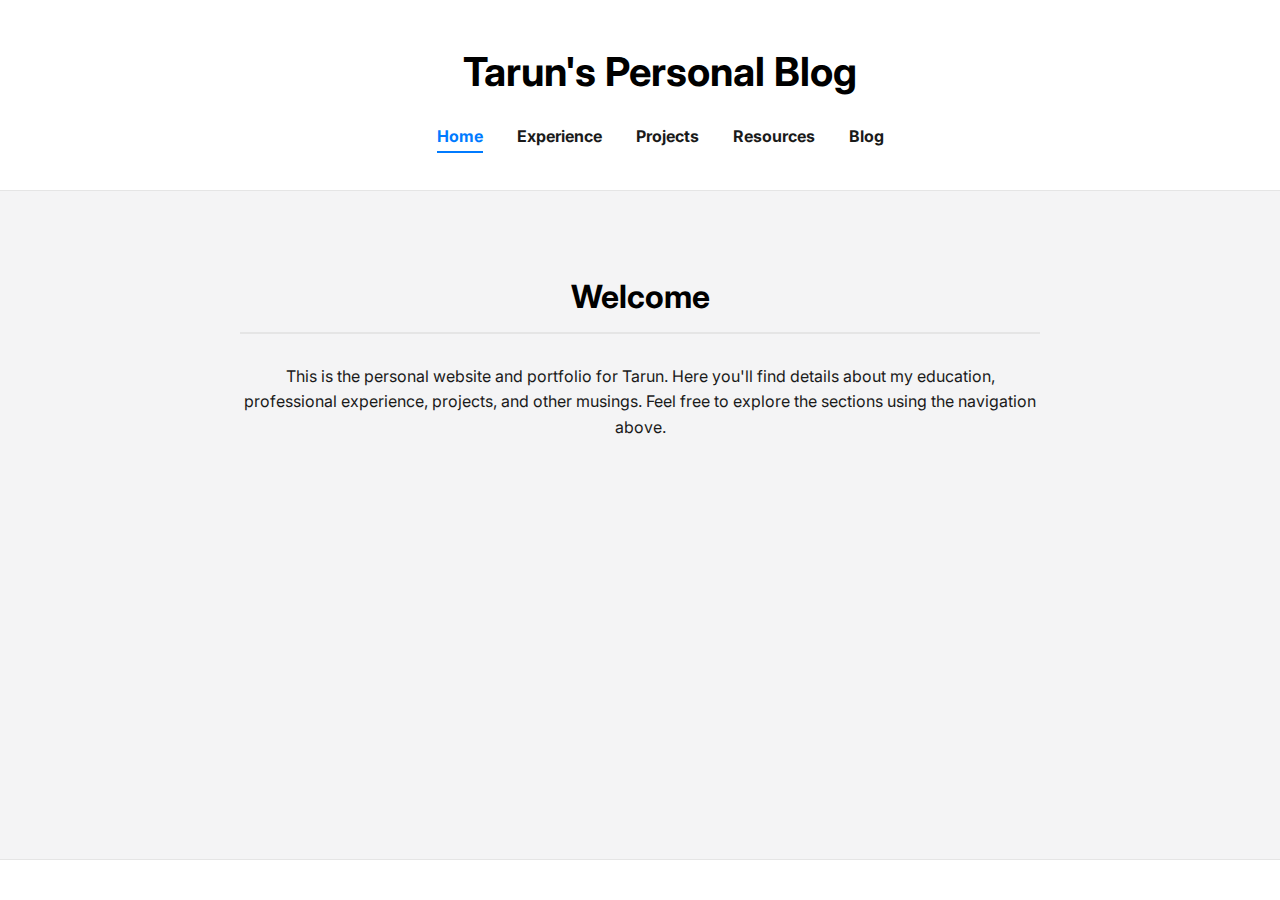
<file: index.html>
<!DOCTYPE html>
<html lang="en">
<head>
    <meta charset="UTF-8">
    <meta name="viewport" content="width=device-width, initial-scale=1.0">
    <title>Tarun's Personal Blog - Home</title>
    <link rel="stylesheet" href="style.css">
    <link rel="preconnect" href="https://fonts.googleapis.com">
    <link rel="preconnect" href="https://fonts.gstatic.com" crossorigin>
    <link href="https://fonts.googleapis.com/css2?family=Inter:wght@400;700&display=swap" rel="stylesheet">
</head>
<body>
    <header class="main-header">
        <h1>Tarun's Personal Blog</h1>
        <nav>
            <a href="index.html" class="active">Home</a>
            <a href="experience.html">Experience</a>
            <a href="projects.html">Projects</a>
            <a href="resources.html">Resources</a>
            <a href="blog.html">Blog</a>
        </nav>
    </header>

    <main class="content-column home-hero">
        <h2>Welcome</h2>
        <p>This is the personal website and portfolio for Tarun. Here you'll find details about my education, professional experience, projects, and other musings. Feel free to explore the sections using the navigation above.</p>
    </main>

    <footer>
        <!-- Footer content removed -->
    </footer>
</body>
</html>
</file>
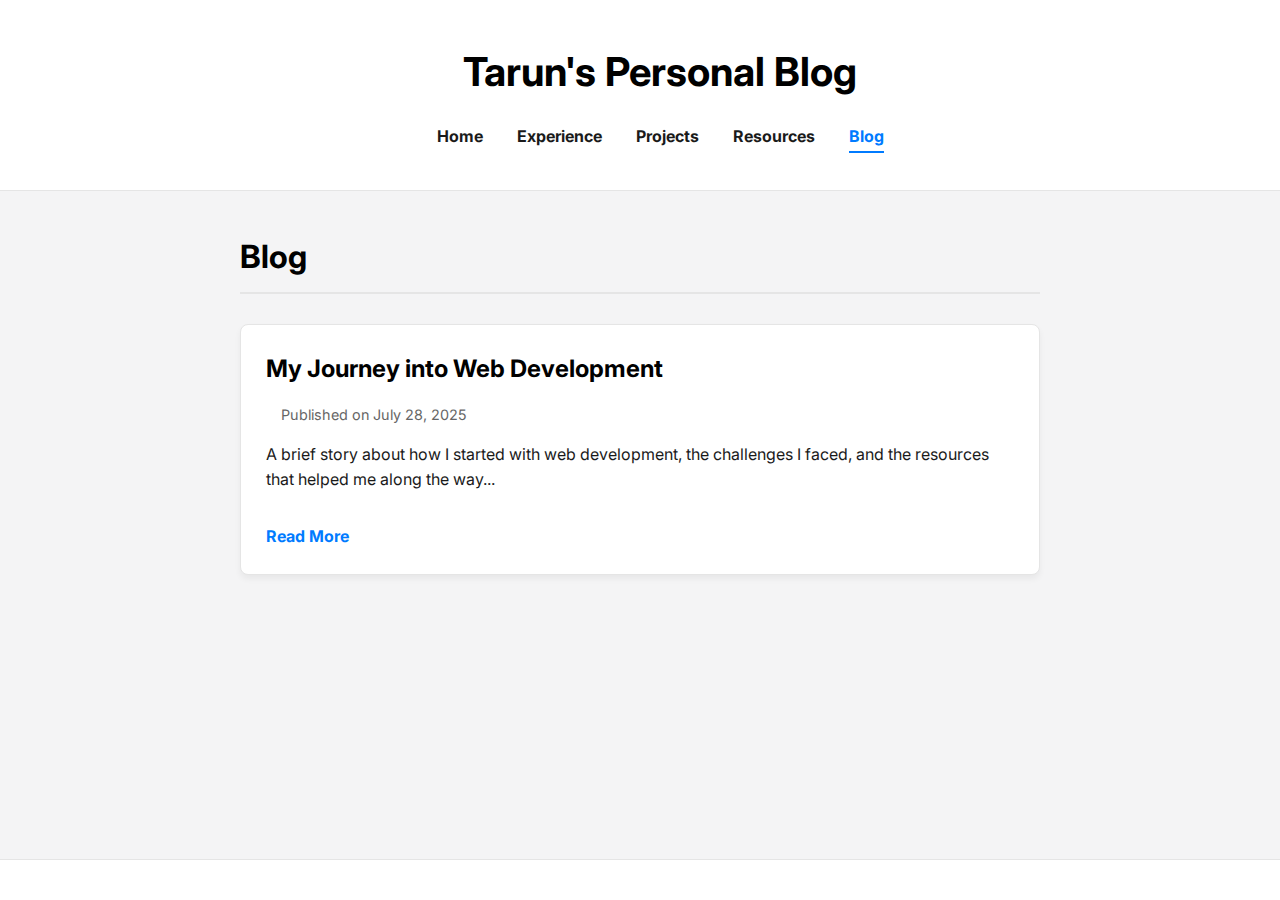
<file: blog.html>
<!DOCTYPE html>
<html lang="en">
<head>
    <meta charset="UTF-8">
    <meta name="viewport" content="width=device-width, initial-scale=1.0">
    <title>Tarun's Blog</title>
    <link rel="stylesheet" href="style.css">
    <link rel="preconnect" href="https://fonts.googleapis.com">
    <link rel="preconnect" href="https://fonts.gstatic.com" crossorigin>
    <link href="https://fonts.googleapis.com/css2?family=Inter:wght@400;700&display=swap" rel="stylesheet">
</head>
<body>
    <header class="main-header">
        <h1>Tarun's Personal Blog</h1>
        <nav>
            <a href="index.html">Home</a>
            <a href="experience.html">Experience</a>
            <a href="projects.html">Projects</a>
            <a href="resources.html">Resources</a>
            <a href="blog.html" class="active">Blog</a>
        </nav>
    </header>

    <main class="content-column">
        <section id="blog">
            <h2>Blog</h2>
            <article class="card">
                <h3>My Journey into Web Development</h3>
                <p class="card-meta">Published on July 28, 2025</p>
                <p>A brief story about how I started with web development, the challenges I faced, and the resources that helped me along the way...</p>
                <a href="#" class="card-link">Read More</a>
            </article>
        </section>
    </main>

    <footer>
        <!-- Footer content removed -->
    </footer>
</body>
</html>
</file>
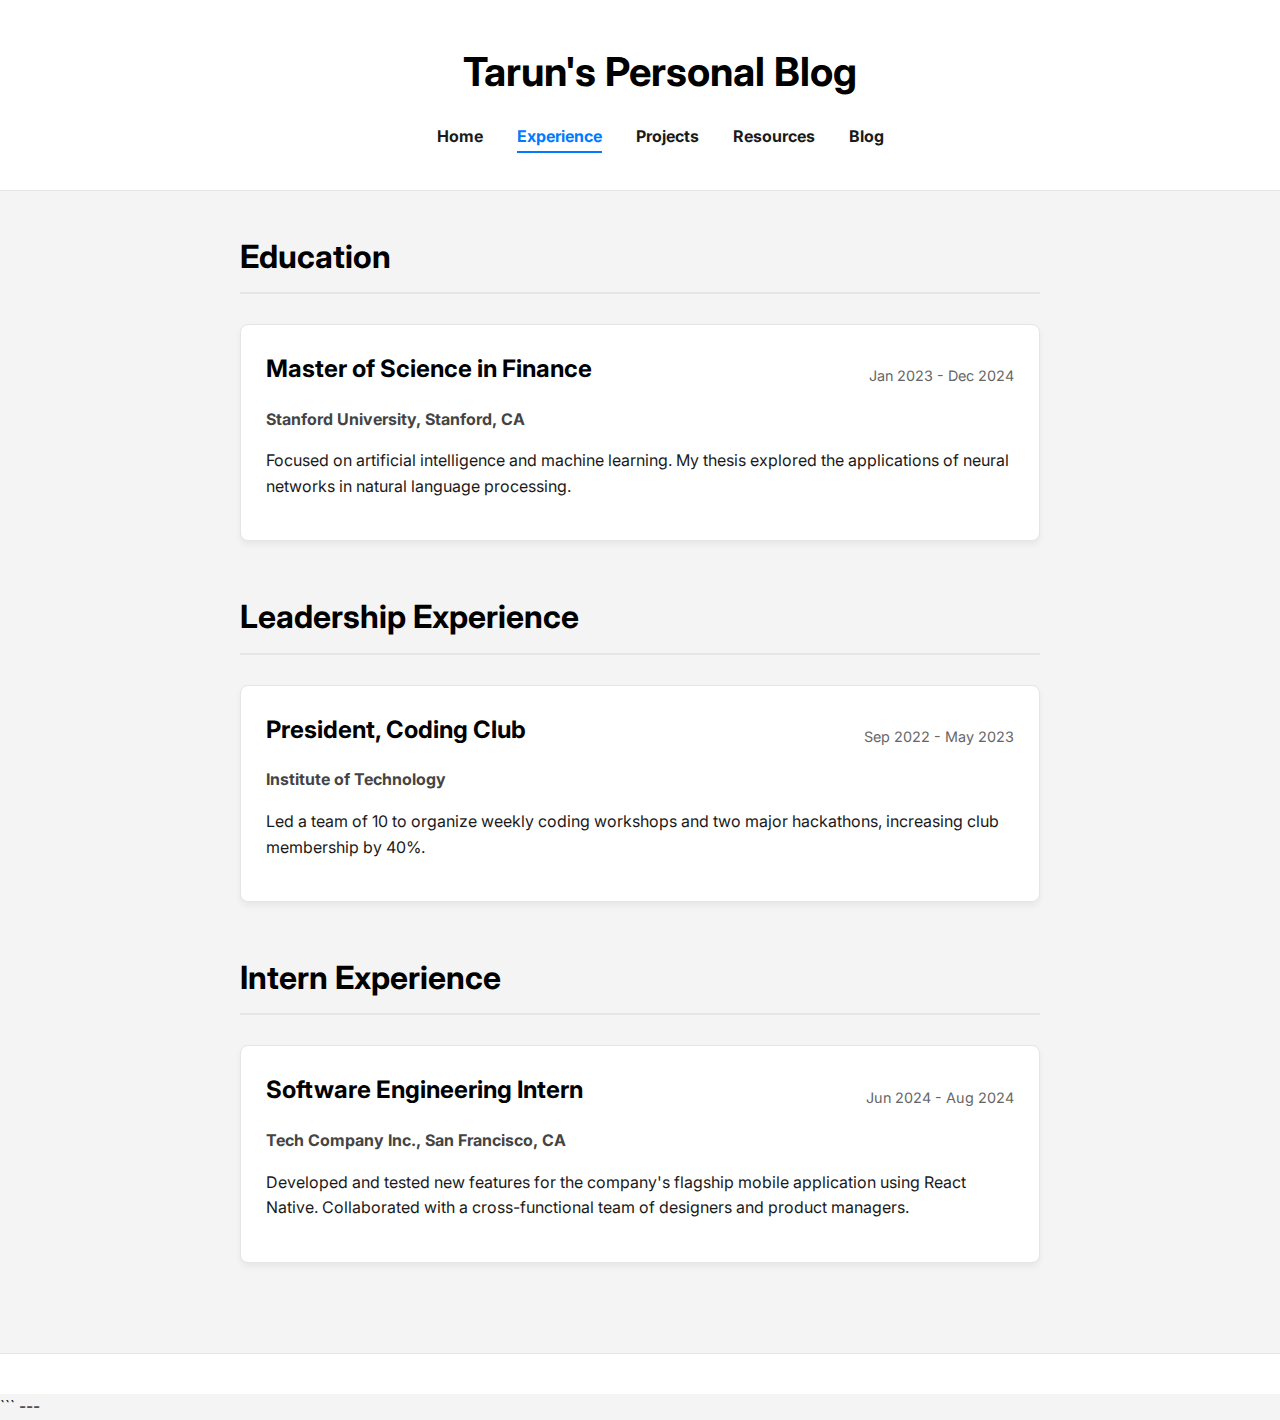
<file: experience.html>
<!DOCTYPE html>
<html lang="en">
<head>
    <meta charset="UTF-8">
    <meta name="viewport" content="width=device-width, initial-scale=1.0">
    <title>Tarun's Experience</title>
    <link rel="stylesheet" href="style.css">
    <link rel="preconnect" href="https://fonts.googleapis.com">
    <link rel="preconnect" href="https://fonts.gstatic.com" crossorigin>
    <link href="https://fonts.googleapis.com/css2?family=Inter:wght@400;700&display=swap" rel="stylesheet">
</head>
<body>
    <header class="main-header">
        <h1>Tarun's Personal Blog</h1>
        <nav>
            <a href="index.html">Home</a>
            <a href="experience.html" class="active">Experience</a>
            <a href="projects.html">Projects</a>
            <a href="resources.html">Resources</a>
            <a href="blog.html">Blog</a>
        </nav>
    </header>

    <main class="content-column">
        <!-- Education Section -->
        <section id="education">
            <h2>Education</h2>
            <article class="card">
                <div class="card-header">
                    <h3>Master of Science in Finance</h3>
                    <p class="card-meta">Jan 2023 - Dec 2024</p>
                </div>
                <p class="card-affiliation">Stanford University, Stanford, CA</p>
                <p>Focused on artificial intelligence and machine learning. My thesis explored the applications of neural networks in natural language processing.</p>
            </article>
        </section>

        <!-- Leadership Experience Section -->
        <section id="leadership">
            <h2>Leadership Experience</h2>
            <article class="card">
                <div class="card-header">
                    <h3>President, Coding Club</h3>
                    <p class="card-meta">Sep 2022 - May 2023</p>
                </div>
                <p class="card-affiliation">Institute of Technology</p>
                <p>Led a team of 10 to organize weekly coding workshops and two major hackathons, increasing club membership by 40%.</p>
            </article>
        </section>

        <!-- Intern Experience Section -->
        <section id="intern">
            <h2>Intern Experience</h2>
            <article class="card">
                <div class="card-header">
                    <h3>Software Engineering Intern</h3>
                    <p class="card-meta">Jun 2024 - Aug 2024</p>
                </div>
                <p class="card-affiliation">Tech Company Inc., San Francisco, CA</p>
                <p>Developed and tested new features for the company's flagship mobile application using React Native. Collaborated with a cross-functional team of designers and product managers.</p>
            </article>
        </section>
    </main>

    <footer>
        <!-- Footer content removed -->
    </footer>
</body>
</html>```

---
</file>
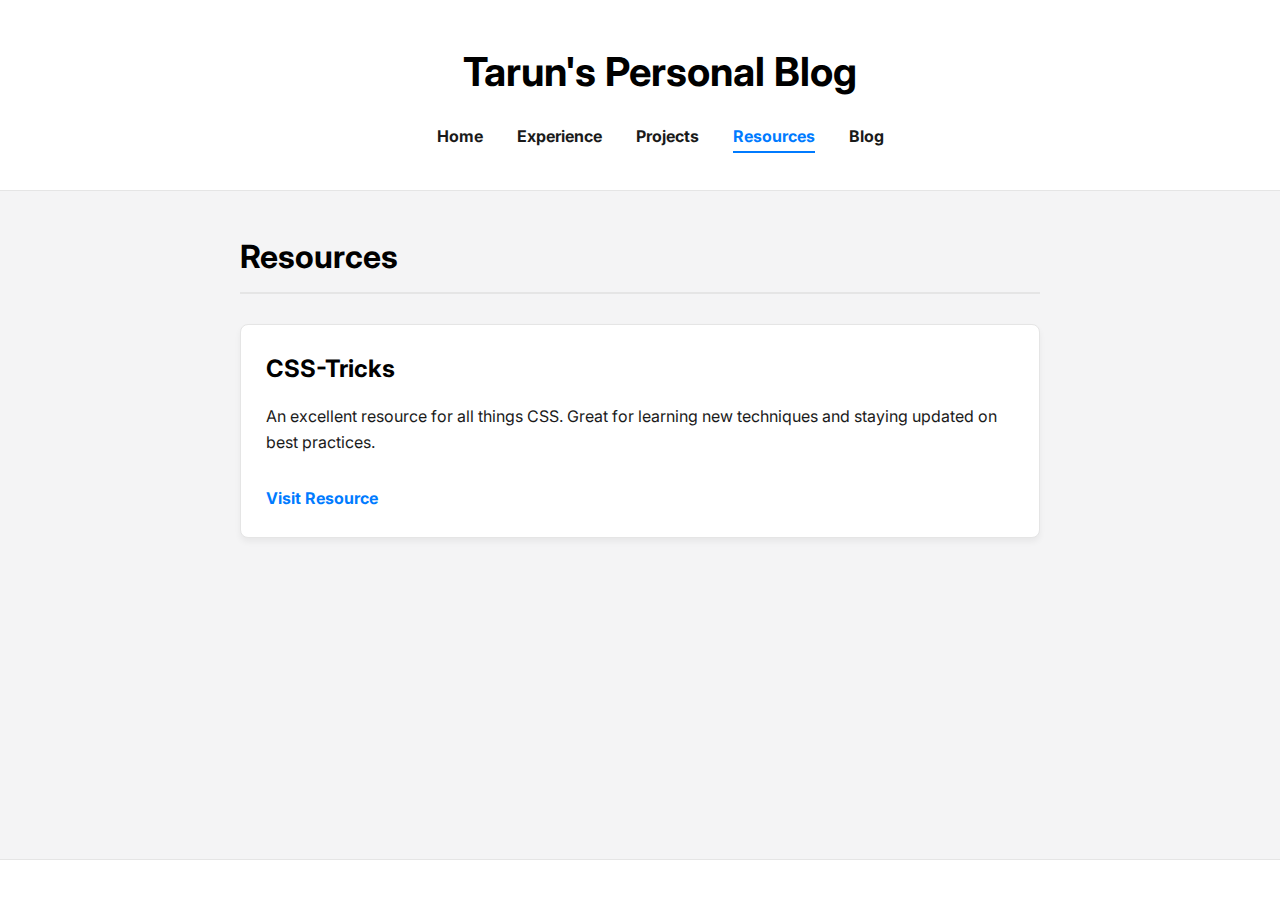
<file: resources.html>
<!DOCTYPE html>
<html lang="en">
<head>
    <meta charset="UTF-8">
    <meta name="viewport" content="width=device-width, initial-scale=1.0">
    <title>Tarun's Resources</title>
    <link rel="stylesheet" href="style.css">
    <link rel="preconnect" href="https://fonts.googleapis.com">
    <link rel="preconnect" href="https://fonts.gstatic.com" crossorigin>
    <link href="https://fonts.googleapis.com/css2?family=Inter:wght@400;700&display=swap" rel="stylesheet">
</head>
<body>
    <header class="main-header">
        <h1>Tarun's Personal Blog</h1>
        <nav>
            <a href="index.html">Home</a>
            <a href="experience.html">Experience</a>
            <a href="projects.html">Projects</a>
            <a href="resources.html" class="active">Resources</a>
            <a href="blog.html">Blog</a>
        </nav>
    </header>

    <main class="content-column">
        <section id="resources">
            <h2>Resources</h2>
            <article class="card">
                <h3>CSS-Tricks</h3>
                <p>An excellent resource for all things CSS. Great for learning new techniques and staying updated on best practices.</p>
                <a href="https://css-tricks.com" target="_blank" class="card-link">Visit Resource</a>
            </article>
        </section>
    </main>

    <footer>
        <!-- Footer content removed -->
    </footer>
</body>
</html>
</file>
<file: style.css>
/* --- Global Styles --- */
:root {
    --primary-bg: #f4f4f5; /* Light grey background */
    --card-bg: #ffffff;    /* White card background */
    --text-color: #1a1a1a; /* Dark grey for text */
    --heading-color: #000000; /* Pure black for headings */
    --accent-color: #007bff;   /* Blue for links and accents */
    --border-color: #e5e5e5; /* Subtle border color */
}

body {
    font-family: 'Inter', sans-serif;
    background-color: var(--primary-bg);
    color: var(--text-color);
    line-height: 1.6;
    margin: 0;
    padding: 0;
    display: flex;
    flex-direction: column;
    min-height: 100vh;
}

h1, h2, h3 {
    font-weight: 700; /* Bold */
    color: var(--heading-color);
    margin-top: 0;
}

h2 {
    font-size: 2rem;
    border-bottom: 2px solid var(--border-color);
    padding-bottom: 10px;
    margin-bottom: 30px;
}

h3 {
    font-size: 1.5rem;
    margin-bottom: 5px;
}

a {
    color: var(--accent-color);
    text-decoration: none;
    transition: color 0.2s ease-in-out;
}

a:hover {
    color: #0056b3; /* Darker blue on hover */
}

img {
    max-width: 100%;
    height: auto;
    display: block;
}

/* --- Layout --- */
.main-header {
    text-align: center;
    padding: 40px 20px;
    background-color: var(--card-bg);
    border-bottom: 1px solid var(--border-color);
    width: 100%;
}

.main-header h1 {
    margin: 0;
    font-size: 2.5rem;
}

/* --- Navigation --- */
.main-header nav {
    margin-top: 20px;
}

.main-header nav a {
    margin: 0 15px;
    font-weight: 700;
    color: var(--text-color);
    padding-bottom: 5px;
    border-bottom: 2px solid transparent; /* Placeholder for active state */
    transition: border-color 0.3s ease;
}

.main-header nav a:hover {
    color: var(--heading-color);
}

/* Active link style */
.main-header nav a.active {
    color: var(--accent-color);
    border-bottom-color: var(--accent-color);
}


.content-column {
    max-width: 800px;
    margin: 40px auto;
    padding: 0 20px;
    flex-grow: 1; /* Makes the main content area grow to fill space */
}

.home-hero {
    text-align: center;
    padding-top: 40px;
}

section {
    margin-bottom: 50px;
}

footer {
    text-align: center;
    padding: 20px;
    margin-top: auto; /* Pushes footer to the bottom */
    color: #666;
    font-size: 0.9rem;
    background-color: var(--card-bg);
    border-top: 1px solid var(--border-color);
    width: 100%;
}

/* --- Card Component --- */
.card {
    background-color: var(--card-bg);
    border: 1px solid var(--border-color);
    border-radius: 8px;
    padding: 25px;
    margin-bottom: 20px;
    box-shadow: 0 4px 6px rgba(0, 0, 0, 0.05);
    transition: box-shadow 0.3s ease, transform 0.3s ease;
}

.card:hover {
    box-shadow: 0 8px 15px rgba(0, 0, 0, 0.1);
    transform: translateY(-5px);
}

.card-header {
    display: flex;
    justify-content: space-between;
    align-items: flex-start;
    flex-wrap: wrap; /* Allows items to wrap on smaller screens */
    margin-bottom: 5px;
}

.card-meta {
    font-size: 0.9rem;
    color: #666;
    white-space: nowrap;
    margin-left: 15px;
}

.card-affiliation {
    font-weight: 700;
    color: #444;
    margin-top: 0;
    margin-bottom: 15px;
}

.card-image {
    width: 100%;
    border-radius: 6px;
    margin-bottom: 20px;
}

.card-link {
    display: inline-block;
    margin-top: 15px;
    font-weight: 700;
}

/* --- Responsive Design --- */
@media (max-width: 600px) {
    .card-header {
        flex-direction: column;
        align-items: flex-start;
    }

    .card-meta {
        margin-left: 0;
        margin-top: 5px;
    }

    .main-header nav a {
        display: block;
        margin: 10px 0;
    }
}
</file>
